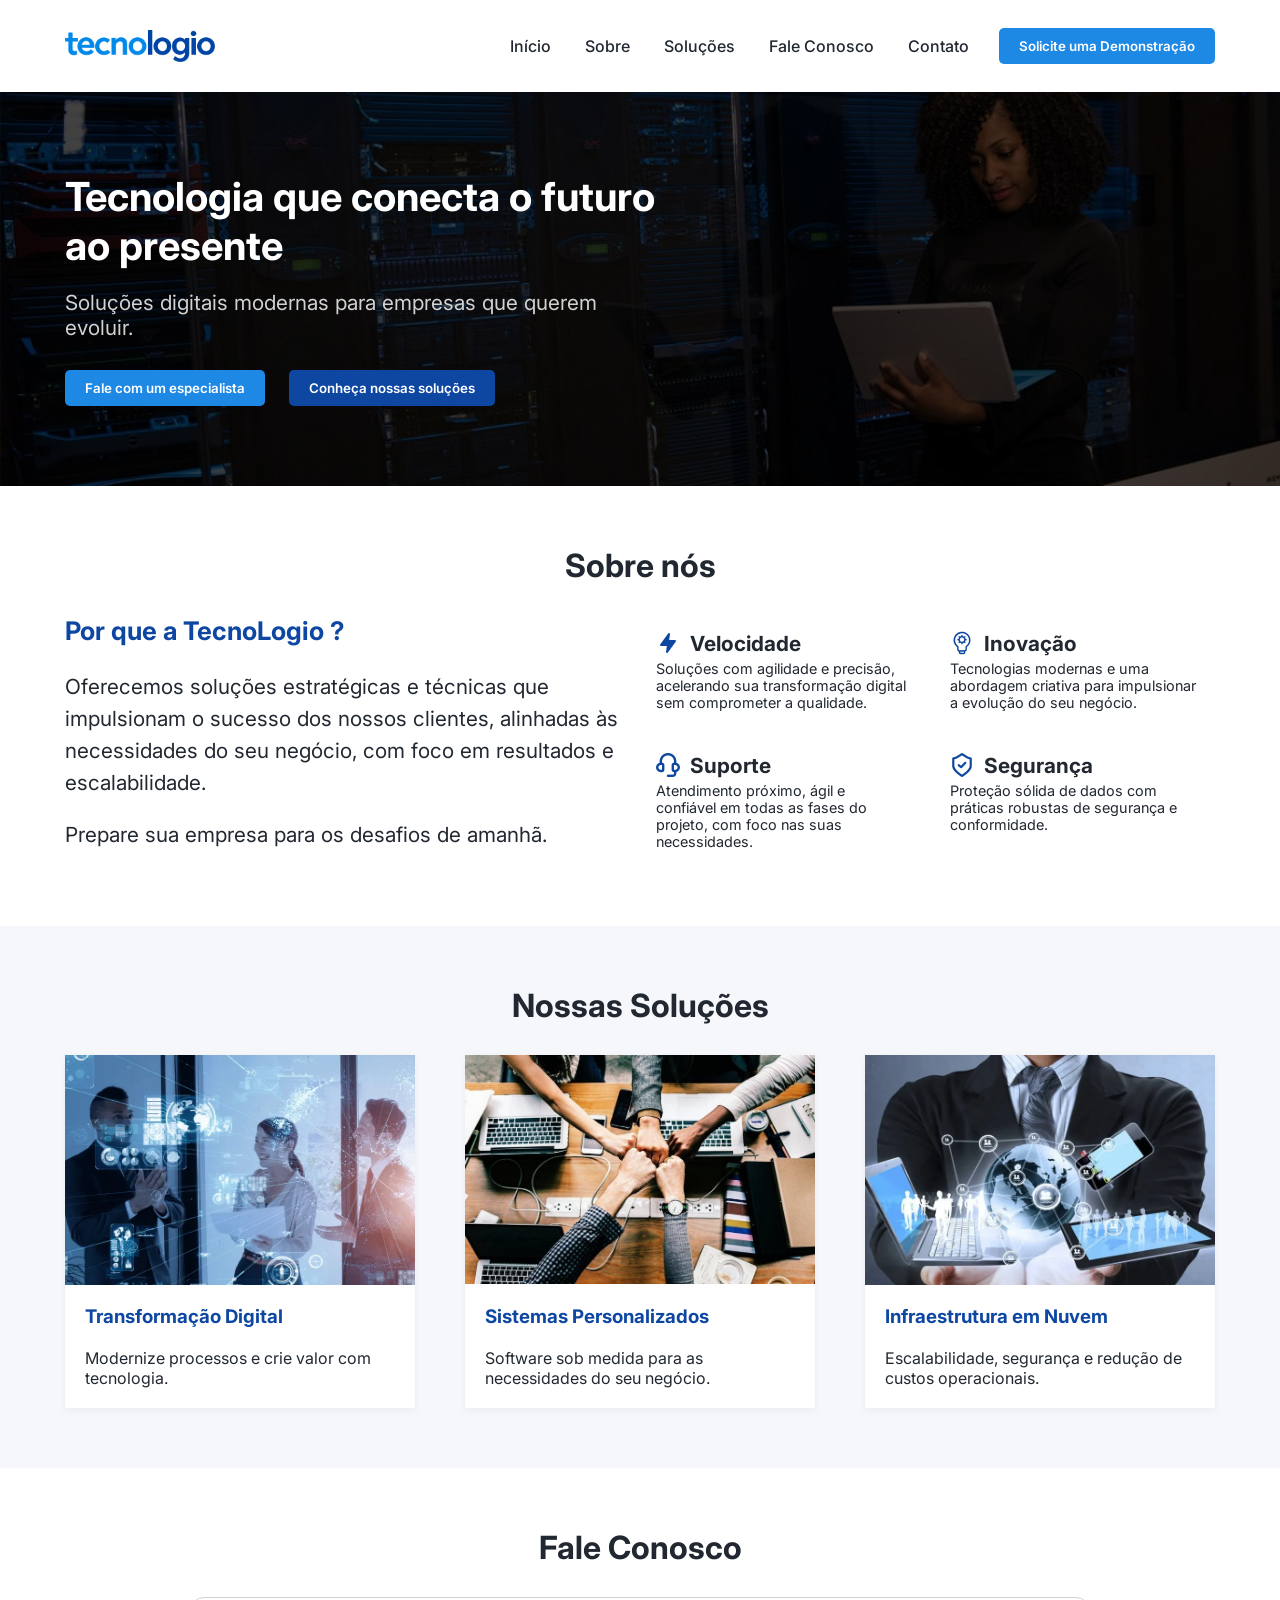
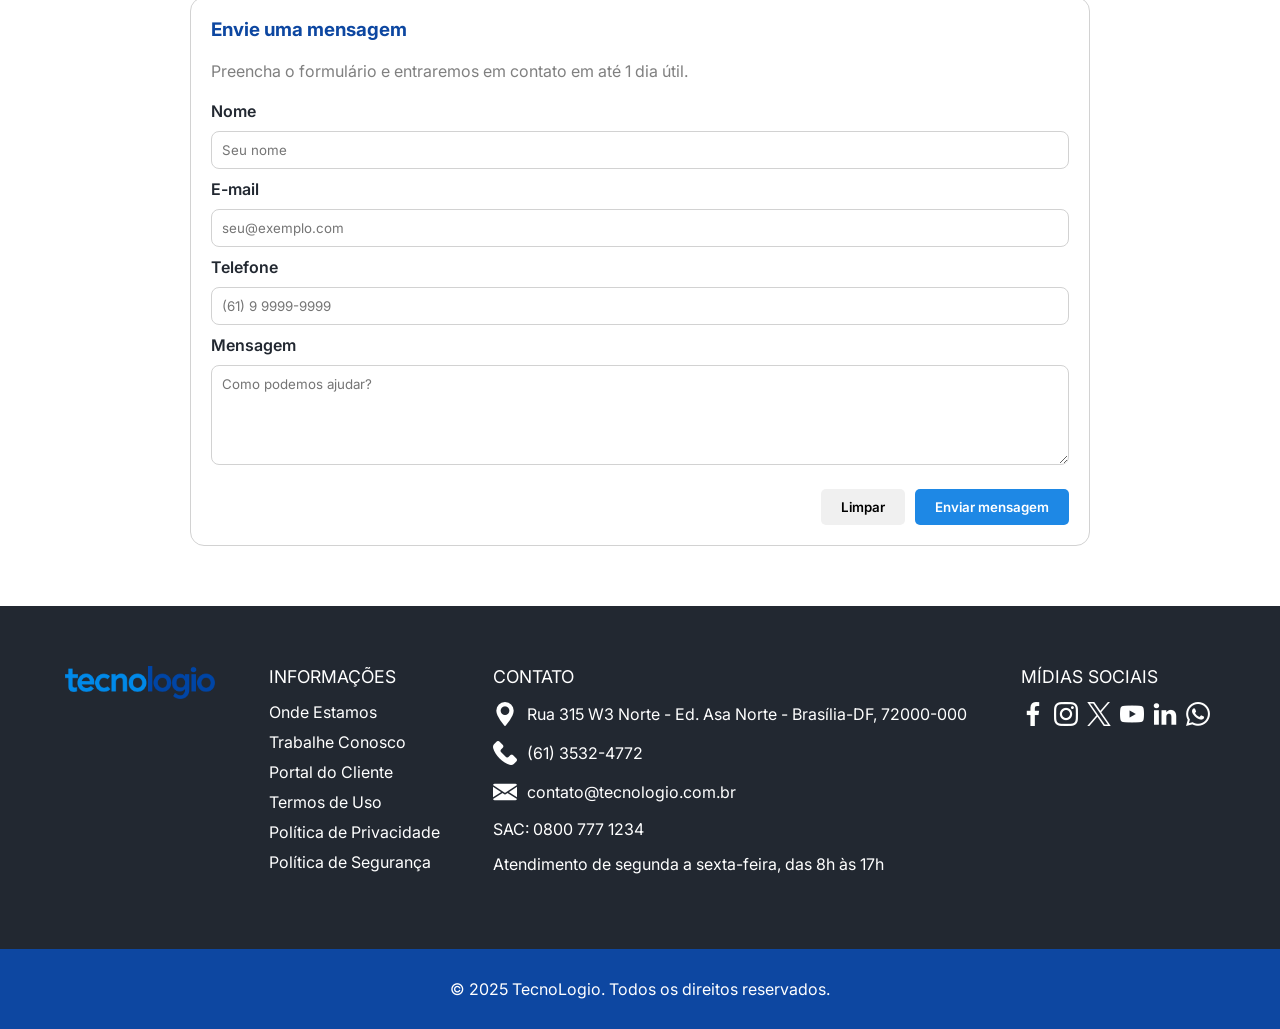
<file: index.html>
<!DOCTYPE html>
<html lang="en">

<head>
  <meta charset="UTF-8">
  <meta name="viewport" content="width=device-width, initial-scale=1.0">
  <title>TecnoLogio</title>
  
  <!--SEO e Links para redes sociais-->
  <meta name="description" content="TecnoLogio — soluções digitais modernas: transformação digital, sistemas personalizados e infraestrutura em nuvem." />
  <meta property="og:title" content="TecnoLogio — Soluções de Tecnologia" />
  <meta property="og:description" content="Soluções digitais modernas: transformação digital, sistemas personalizados e infraestrutura em nuvem." />
  <meta property="og:type" content="website" />
  <meta property="og:image" content="/img/tecnologio-og.jpg" />
  <meta name="twitter:card" content="summary_large_image" />

  <!--Favicon, fonts, icons e estilos-->
  <link rel="shortcut icon" href="icons/favicon.ico" type="image/x-icon">
  <link href="https://fonts.googleapis.com/css2?family=Inter:wght@400;600;700&display=swap" rel="stylesheet" />
  <link href="https://fonts.googleapis.com/icon?family=Material+Icons" rel="stylesheet" />
  <link rel="stylesheet" href="style.css">
</head>

<body>
  <header>
    <div class="header">
      <div class="logo">
        <img src="img/tecnologio.png" alt="Logo" class="logo-img">
      </div>
      <div class="caixa-menu">
      <div class="menu" id="itens">
        <div class="botao-fechar"><i id="fechar" class="material-icons" onclick="clickMenu()">close</i></div>
        <nav>
          <a href="#home" onclick="fecharMenu()">Início</a>
          <a href="#sobre" onclick="fecharMenu()">Sobre</a>
          <a href="#solucoes" onclick="fecharMenu()">Soluções</a>
          <a href="#fale-conosco" onclick="fecharMenu()">Fale Conosco</a>
          <a href="#contato" onclick="fecharMenu()">Contato</a>
        </nav>
        <button class="btn btn-header">Solicite uma Demonstração</button>
      </div>
      <div><i id="burger" class="material-icons" onclick="clickMenu()">menu</i></div>
      </div>
    </div>
  </header>
  <section id="home" class="home">
    <div class="container-home">
      <div class="info-home">
        <h1>Tecnologia que conecta o futuro ao presente</h1>
        <p>Soluções digitais modernas para empresas que querem evoluir.</p>
        <div class="home-buttons">
          <button class="btn">Fale com um especialista</button>
          <button class="btn" style="background-color:#0d47a1;">Conheça nossas soluções</button>
        </div>
      </div>
    </div>
  </section>
  <section id="sobre" class="sobre">
    <h2 class="subtitulo">Sobre nós</h2>
    <div class="container-sobre">
      <div class="col-left">
        <h3>Por que a TecnoLogio ?</h3>
        <p>Oferecemos soluções estratégicas e técnicas que impulsionam o sucesso dos nossos clientes, alinhadas às necessidades do seu negócio, com foco em resultados e escalabilidade.</p>
        <p>
          Prepare sua empresa para os desafios de amanhã.
        </p>
      </div>
      <div class="col-right">
        <div class="box-card-sobre">
          <h4><img src="icons/raio.png" alt="Velocidade" class="icon">Velocidade</h4>
          <p>Soluções com agilidade e precisão, acelerando sua transformação digital sem comprometer a qualidade.
          </p>
        </div>
        <div class="box-card-sobre">
          <h4><img src="icons/inovacao.png" alt="Inovação" class="icon">Inovação</h4>
          <p>Tecnologias modernas e uma abordagem criativa para impulsionar a evolução do seu negócio.
          </p>
        </div>
        <div class="box-card-sobre">
          <h4><img src="icons/atendimento-ao-cliente.png" alt="Suporte" class="icon">Suporte</h4>
          <p>Atendimento próximo, ágil e confiável em todas as fases do projeto, com foco nas suas necessidades.
          </p>
        </div>
        <div class="box-card-sobre">
          <h4><img src="icons/escudo.png" alt="Segurança" class="icon">Segurança</h4>
          <p>Proteção sólida de dados com práticas robustas de segurança e conformidade.
          </p>
        </div>
      </div>
    </div>
  </section>
  <section id="solucoes" class="solucoes">
    <h2 class="subtitulo">Nossas Soluções</h2>
    <div class="cards">
      <div class="card"><div class="img-card"><img src="img/Transformação Digital.webp" alt="Transformação Digital"></div>
        <h3 class="title-card">Transformação Digital</h3>
        <p class="text-card">Modernize processos e crie valor com tecnologia.</p>
      </div>
      <div class="card"><div class="img-card"><img src="img/Sistemas Personalizados.jpeg" alt="Sistemas Personalizados"></div>
        <h3 class="title-card">Sistemas Personalizados</h3>
        <p class="text-card">Software sob medida para as necessidades do seu negócio.</p>
      </div>
      <div class="card"><div class="img-card"><img src="img/Infraestrutura em Nuvem.webp" alt="Infraestrutura em Nuvem"></div>
        <h3 class="title-card">Infraestrutura em Nuvem</h3>
        <p class="text-card">Escalabilidade, segurança e redução de custos operacionais.</p>
      </div>
    </div>
  </section>
  <section id="fale-conosco" class="fale-conosco">
    <h2 class="subtitulo">Fale Conosco</h2>
    <form id="contact-form" class="contact-form">
      <h3>Envie uma mensagem</h3>
      <p>Preencha o formulário e entraremos em contato em até 1 dia útil.</p>

      <label for="name">Nome</label>
      <input type="text" id="name" name="name" placeholder="Seu nome">

      <label for="email">E-mail</label>
      <input type="email" name="email" id="email" placeholder="seu@exemplo.com">

      <label for="phone">Telefone</label>
      <input type="tel" name="phone" id="phone" placeholder="(61) 9 9999-9999">

      <label for="message">Mensagem</label>
      <textarea name="message" id="message" placeholder="Como podemos ajudar?"></textarea>

      <div class="form-actions">
        <button type="reset" class="form-bt form-btReset btn">Limpar</button>
        <button type="submit" class="form-bt btn" id="btSubmit">Enviar mensagem</button>
      </div>
    </form>
  </section>
  <section id="contato" class="contato">
    <div class="box-contato">
      <div>
        <img src="img/tecnologio.png" alt="Logo" class="logo-img">
      </div>
      <div class="info">
        <h5>INFORMAÇÕES</h5>
        <a href="#">Onde Estamos</a>
        <a href="#">Trabalhe Conosco</a>
        <a href="#">Portal do Cliente</a>
        <a href="#">Termos de Uso</a>
        <a href="#">Política de Privacidade</a>
        <a href="#">Política de Segurança</a>
      </div>
      <div class="info-contato">
        <h5>CONTATO</h5>
        <ul>
          <li><img src="icons/mapas-e-bandeiras.png" alt="Endereço">Rua 315 W3 Norte - Ed. Asa Norte - Brasília-DF, 72000-000</li>
          <li><img src="icons/telefone.png" alt="Telefone">(61) 3532-4772</li>
          <li><img src="icons/o-email.png" alt="E-mail">contato@tecnologio.com.br</li>
          <li>SAC: 0800 777 1234</li>
          <li>Atendimento de segunda a sexta-feira, das 8h às 17h</li>
        </ul>
      </div>
      <div class="midias-sociais">
        <h5>MÍDIAS SOCIAIS</h5>
        <a href="#"><img src="icons/redes-sociais/facebook.png" alt="facebook"></a>
        <a href="#"><img src="icons/redes-sociais/instagram.png" alt="instagram"></a>
        <a href="#"><img src="icons/redes-sociais/twitter.png" alt="twitter"></a>
        <a href="#"><img src="icons/redes-sociais/youtube.png" alt="youtube"></a>
        <a href="#"><img src="icons/redes-sociais/linkedin.png" alt="linkedin"></a>
        <a href="#"><img src="icons/redes-sociais/whatsapp.png" alt="whatsapp"></a>
      </div>
    </div>
  </section>
  <footer>
    <p>© 2025 TecnoLogio. Todos os direitos reservados.</p>
  </footer>
  <script src="./assets/js/main.js"></script>
</body>

</html>
</file>
<file: style.css>
*{
  margin: 0;
  padding: 0;
  box-sizing: border-box;
  font-family: 'Inter', sans-serif;
  scroll-behavior: smooth;
}

body{
  background-color: #f5f7fa;
  color: #222831;
  
}

header {
  background-color: white;
  padding: 20px 40px;
  align-items: center;
  box-shadow: 0 2px 4px rgba(0, 0, 0, 0.05);
}

.header{
  margin: auto;
  max-width: 1150px;
  display: flex;
  justify-content: space-between;
}

.logo{
  display: flex;
  text-align: center;
  padding: 10px 0px;
}

.logo-img{
  max-width: 150px;
}

.menu{
  display: flex;
  align-items: center;
}

.caixa-menu{
  align-content: center;
}

i#burger{
  background-color: white;
  color: #0d47a1;
  text-align: center;
  vertical-align: middle;
  padding: 0px;
  cursor: pointer;
  font-size: xx-large;
  display: none;
}


i#fechar{
  background-color: white;
  color: #0d47a1;
  text-align: center;
  vertical-align: middle;
  padding: 0px;
  cursor: pointer;
  font-size: xx-large;
  display: none;
}

nav{
  margin-right: 15px;
}

    nav a {
      margin: 0 15px;
      text-decoration: none;
      color: #222831;
      font-weight: 500;
    }

.btn {
  padding: 10px 20px;
  background-color: #1e88e5;
  color: white;
  border: none;
  border-radius: 5px;
  cursor: pointer;
  font-weight: 600;
  transform: all 0.1s linear;
}

.btn:hover{
  transform: scale(1.03);
}

.btn-menu{
  background-color: white;
  
  cursor: pointer;
}

.home{
  background-image: url(img/capa.jpg);
  background-size: cover;
  background-position: center;
  padding: 80px 40px;
  background-color: rgba(0,0,0,0.5);
  background-blend-mode: darken;
}

.container-home{
  max-width: 1150px;
  margin: auto;
  
  
}

.info-home{
  max-width: 600px;
  
}

.info-home h1{
  font-size: 2.5rem;
      margin-bottom: 20px;
      color: white;
}

.info-home p{
  font-size: 1.3rem;
      margin-bottom: 30px;
      color: #d2d2d2;
}

.home-buttons .btn{
  margin-right: 20px;
}

.subtitulo{
  font-size: 2rem;
  margin-bottom: 30px;
  text-align: center;
}

.solucoes{
  padding: 60px 40px;
  background-color: #f5f7fa;
  text-align: center;
}

.cards{
  
  display: flex;
  flex-wrap: wrap;
  justify-content: center;
  gap: 50px;
}

.card {
  background-color: #fff;
  box-shadow: 0 2px 8px rgba(0,0,0,0.05);
  width: 350px;
  overflow: hidden;
}

.img-card{
  max-height: 230px;
}

.img-card img{
  max-height: 230px;
  width: 100%;
}

.title-card{
  padding: 20px;
  color: #0d47a1;
  text-align: left;
}

.text-card{
  text-align: left;
  padding: 0px 20px 20px 20px;
  
}

.sobre{
  padding: 60px 40px;
  background-color: #fff;
  text-align: center;
}

.container-sobre{
  max-width: 1150px;
  margin: auto;
  display: flex;
}

.col-left{
  width: 50%;
  text-align: left;
  
}

.col-left h3{
  margin-bottom: 15px;
  font-size: 1.6rem;
  color: #0d47a1;
}

.col-left p{
  font-size: 1.3rem;
  padding: 10px 0px;
  line-height: 2rem;
}

.col-right{
  width: 50%;
  display: grid;
  grid-template-columns: auto auto;
  text-align: left;
  gap: 10px;
}

.box-card-sobre{
  padding: 16px;
  background-color: #fff;
  border-radius: 8px;
}

.icon{
  margin-right: 10px;
}

.box-card-sobre h4{
  font-size: 1.3rem;
  margin-bottom: 5px;
  height: 24px;
  display: flex;
}

.box-card-sobre p{
  font-size: 0.9rem;
  
}

.fale-conosco{
  padding: 60px 40px;
  /*background-color: #0d47a1;*/
  background-color: #FFF;
}

.fale-conosco h2{
  /*color: #fff;*/
}

.contact-form{
  max-width: 900px;
  background-color: #fff;
  margin: auto;
  padding: 20px;
  border-radius: 14px;
  border: 1px solid #d2d2d2;
}

.contact-form h3{
  color: #0d47a1;
}

.contact-form p {
  padding: 20px 0px;
  color: #808080;
}

.contact-form input {
  width: 100%;
  margin: 10px 0px;
  padding: 10px;
  border-radius: 8px;
  border: 1px solid #d2d2d2;
}

.contact-form label {
  font-weight: 600;
}

.contact-form textarea {
  width: 100%;
  min-height: 100px;
  padding: 10px;
  margin: 10px 0px;
  border-radius: 8px;
  border: 1px solid #d2d2d2;
  resize: vertical;
}

.form-actions{
  display: flex;
  justify-content: right;
  gap: 10px;
}

.form-bt{
  margin-top: 10px;
}

.form-btReset{
  background-color: #f0f0f0;
  color: #000;
}

.contato{
  background-color: #222831;
  padding: 60px 40px;
  text-align: left;
  color: white;
}

.box-contato{
  max-width: 1150px;
  margin: auto;
  display: flex;
  justify-content: space-between;
}

h5{
  font-weight: normal;
  font-size: 1.1rem;
  margin-bottom: 15px;

}

.midias-sociais img{
  filter: invert();
  margin-right: 5px;
}

.midias-sociais img:hover{
  filter: contrast(20%);
}

.info{
  display: flex;
  flex-direction: column;
}

.info a{
  color: white;
  text-decoration: none;
  margin-bottom: 10px;
  font-weight: normal;
}

.info a:hover{
  text-decoration: underline;
}

li{
  list-style: none;
  font-weight: normal;
  margin-bottom: 15px;
  display: flex;
  align-items: center;
}

li img{
  filter: invert();
  margin-right: 10px;
}

footer{
  background-color: #0d47a1;
      color: white;
      padding: 30px 40px;
      text-align: center;
}

@media (max-width: 825px) {
      header {
        flex-direction: column;
        padding: 10px 40px;
      }
      .header{
        align-items: center;
      }
      i#burger{
        display: block;
      }
      .menu{
        display: none;
        background-color: white;
        width: 100vw;
        height: 100vh;
        position: fixed;
        top: 0;
        left: 0;
        z-index: 1000;
        justify-content: right;
        flex-direction: column;
      }
      i#fechar{
        display: block;
      }
      .botao-fechar{
        padding: 20px 40px;
        display: flex;
        justify-content: right;
        width: 100%;
      }
      nav {
        width: 100%;
        height: 100%;
        display: flex;
        flex-direction: column;
        margin: 0px;
      }
      nav a{
        font-weight: 500;
        font-size: 1.5rem;
        color: #0d47a1;
        text-align: right;
        margin: 0px;
        padding: 10px 40px;
      }
      .btn-header{
        width: 80%;
        margin: 5rem;
      }
      .home h1 {
        font-size: 2rem;
      }
      .home p {
        font-size: 1rem;
      }
      .home-buttons{
        display: flex;
        justify-content: space-between;
        gap: 20px;
      }
      .home-buttons .btn{
        margin: 0;
        padding: 10px;
      }
      .sobre{
        padding: 40px;
      }
      .container-sobre{
        flex-direction: column;
      }
      .col-left{
        width: 100%;
      }
      .col-left h3{
        margin-bottom: 15px;
        font-size: 1.5rem;
      }
      .col-left p{
        font-size: 1.2rem;
        padding: 10px 0px;
        line-height: 1.4rem;
      }
      .col-right{
        width: 100%;
        margin-top: 40px;
      }
      .box-card-sobre h4{
        font-size: 1rem;
      }
      .solucoes{
        padding: 40px;
      }
      .img-card{
        height: 150px;
        overflow: hidden;
      }
      .box-contato{
        flex-direction: column;
        gap: 30px;
      }
    }
</file>
